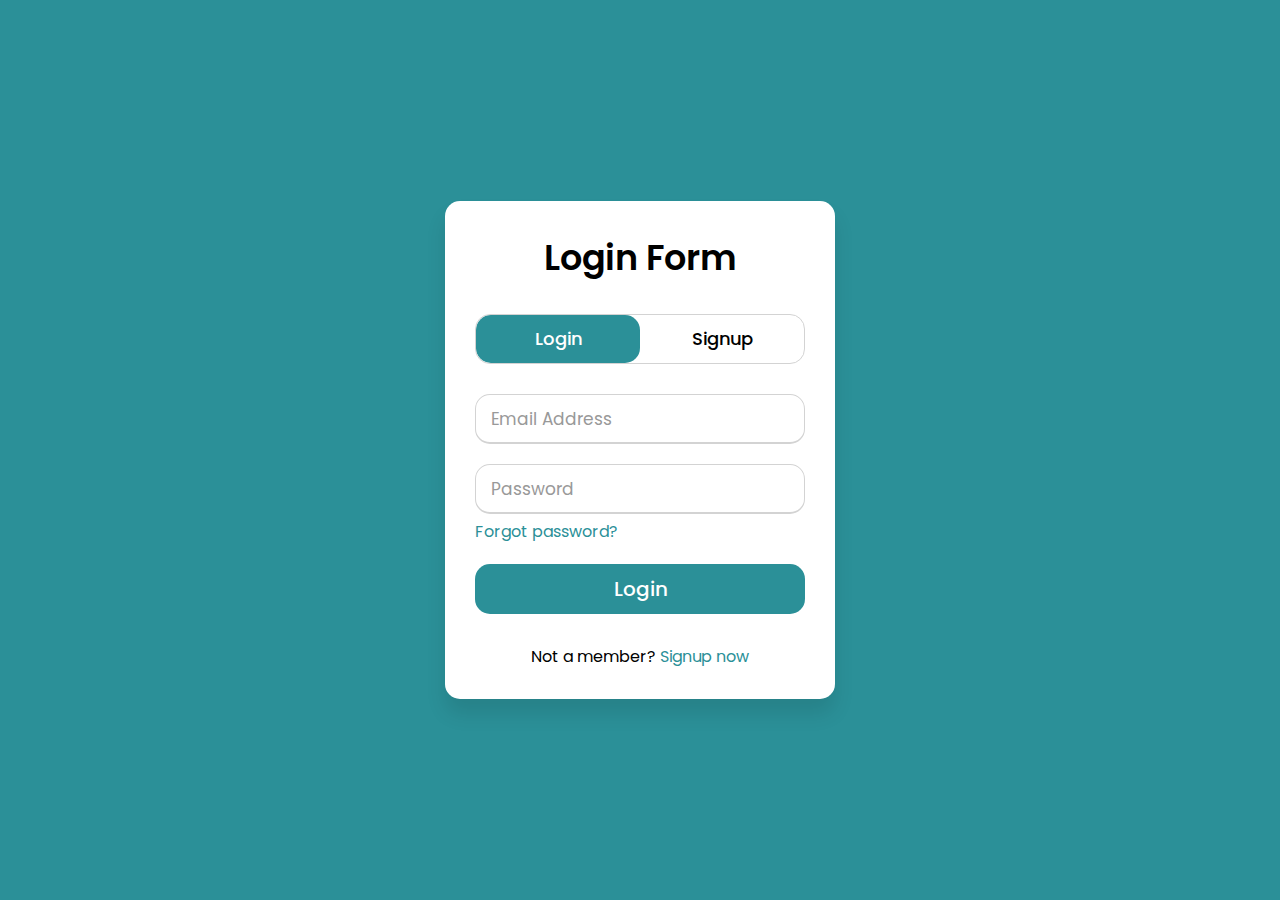
<file: loginpage.html>
<!DOCTYPE html>
<html lang="en">
<head>
    <meta charset="UTF-8">
    <meta name="viewport" content="width=device-width, initial-scale=1.0">
    <title>Document</title>
    <link rel="stylesheet" href="loginpagecss.css">
</head>
<body>
    <div class="wrapper">
        <div class="title-text">
          <div class="title login">Login Form</div>
          <div class="title signup">Signup Form</div>
        </div>
        <div class="form-container">
          <div class="slide-controls">
            <input type="radio" name="slide" id="login" checked>
            <input type="radio" name="slide" id="signup">
            <label for="login" class="slide login">Login</label>
            <label for="signup" class="slide signup">Signup</label>
            <div class="slider-tab"></div>
          </div>
          <div class="form-inner">
            <form action="#" class="login">
              <div class="field">
                <input type="text" placeholder="Email Address" required>
              </div>
              <div class="field">
                <input type="password" placeholder="Password" required>
              </div>
              <div class="pass-link"><a href="#">Forgot password?</a></div>
              <div class="field btn">
                <div class="btn-layer"></div>
                <input type="submit" value="Login">
              </div>
              <div class="signup-link">Not a member? <a href="">Signup now</a></div>
            </form>
            <form action="#" class="signup">
              <div class="field">
                <input type="text" placeholder="Email Address" required>
              </div>
              <div class="field">
                <input type="password" placeholder="Password" required>
              </div>
              <div class="field">
                <input type="password" placeholder="Confirm password" required>
              </div>
              <div class="field btn">
                <div class="btn-layer"></div>
                <input type="submit" value="Signup">
              </div>
            </form>
          </div>
        </div>
      </div>

      <script>

const loginText = document.querySelector(".title-text .login");
      const loginForm = document.querySelector("form.login");
      const loginBtn = document.querySelector("label.login");
      const signupBtn = document.querySelector("label.signup");
      const signupLink = document.querySelector("form .signup-link a");
      signupBtn.onclick = (()=>{
        loginForm.style.marginLeft = "-50%";
        loginText.style.marginLeft = "-50%";
      });
      loginBtn.onclick = (()=>{
        loginForm.style.marginLeft = "0%";
        loginText.style.marginLeft = "0%";
      });
      signupLink.onclick = (()=>{
        signupBtn.click();
        return false;
      });

      </script>
  
</body>
</html>
</file>
<file: loginpagecss.css>
@import url('https://fonts.googleapis.com/css?family=Poppins:400,500,600,700&display=swap');
*{
  margin: 0;
  padding: 0;
  box-sizing: border-box;
  font-family: 'Poppins', sans-serif;
}
html,body{
  display: grid;
  height: 100%;
  width: 100%;
  place-items: center;
  background: -webkit-linear-gradient(left, #2b9098,#2b9098,#2b9098
, #2b9098);
}
::selection{
  background: #2b9098;
  color: #fff;
}
.wrapper{
  overflow: hidden;
  max-width: 390px;
  background: #fff;
  padding: 30px;
  border-radius: 15px;
  box-shadow: 0px 15px 20px rgba(0,0,0,0.1);
}
.wrapper .title-text{
  display: flex;
  width: 200%;
}
.wrapper .title{
  width: 50%;
  font-size: 35px;
  font-weight: 600;
  text-align: center;
  transition: all 0.6s cubic-bezier(0.68,-0.55,0.265,1.55);
}
.wrapper .slide-controls{
  position: relative;
  display: flex;
  height: 50px;
  width: 100%;
  overflow: hidden;
  margin: 30px 0 10px 0;
  justify-content: space-between;
  border: 1px solid lightgrey;
  border-radius: 15px;
}
.slide-controls .slide{
  height: 100%;
  width: 100%;
  color: #fff;
  font-size: 18px;
  font-weight: 500;
  text-align: center;
  line-height: 48px;
  cursor: pointer;
  z-index: 1;
  transition: all 0.6s ease;
}
.slide-controls label.signup{
  color: #000;
}
.slide-controls .slider-tab{
  position: absolute;
  height: 100%;
  width: 50%;
  left: 0;
  z-index: 0;
  border-radius: 15px;
  background: -webkit-linear-gradient(left,#2b9098,#2b9098,#2b9098
, #2b9098);
  transition: all 0.6s cubic-bezier(0.68,-0.55,0.265,1.55);
}
input[type="radio"]{
  display: none;
}
#signup:checked ~ .slider-tab{
  left: 50%;
}
#signup:checked ~ label.signup{
  color: #fff;
  cursor: default;
  user-select: none;
}
#signup:checked ~ label.login{
  color: #000;
}
#login:checked ~ label.signup{
  color: #000;
}
#login:checked ~ label.login{
  cursor: default;
  user-select: none;
}
.wrapper .form-container{
  width: 100%;
  overflow: hidden;
}
.form-container .form-inner{
  display: flex;
  width: 200%;
}
.form-container .form-inner form{
  width: 50%;
  transition: all 0.6s cubic-bezier(0.68,-0.55,0.265,1.55);
}
.form-inner form .field{
  height: 50px;
  width: 100%;
  margin-top: 20px;
}
.form-inner form .field input{
  height: 100%;
  width: 100%;
  outline: none;
  padding-left: 15px;
  border-radius: 15px;
  border: 1px solid lightgrey;
  border-bottom-width: 2px;
  font-size: 17px;
  transition: all 0.3s ease;
}
.form-inner form .field input:focus{
  border-color: #2b9098;
  /* box-shadow: inset 0 0 3px #fb6aae; */
}
.form-inner form .field input::placeholder{
  color: #999;
  transition: all 0.3s ease;
}
form .field input:focus::placeholder{
  color: #2b9098;
}
.form-inner form .pass-link{
  margin-top: 5px;
}
.form-inner form .signup-link{
  text-align: center;
  margin-top: 30px;
}
.form-inner form .pass-link a,
.form-inner form .signup-link a{
  color: #2b9098;
  text-decoration: none;
}
.form-inner form .pass-link a:hover,
.form-inner form .signup-link a:hover{
  text-decoration: underline;
}
form .btn{
  height: 50px;
  width: 100%;
  border-radius: 15px;
  position: relative;
  overflow: hidden;
}
form .btn .btn-layer{
  height: 100%;
  width: 300%;
  position: absolute;
  left: -100%;
  background: -webkit-linear-gradient(right,#2b9098,#2b9098,#2b9098
, #2b9098);
  border-radius: 15px;
  transition: all 0.4s ease;;
}
form .btn:hover .btn-layer{
  left: 0;
}
form .btn input[type="submit"]{
  height: 100%;
  width: 100%;
  z-index: 1;
  position: relative;
  background: none;
  border: none;
  color: #fff;
  padding-left: 0;
  border-radius: 15px;
  font-size: 20px;
  font-weight: 500;
  cursor: pointer;
}
</file>
